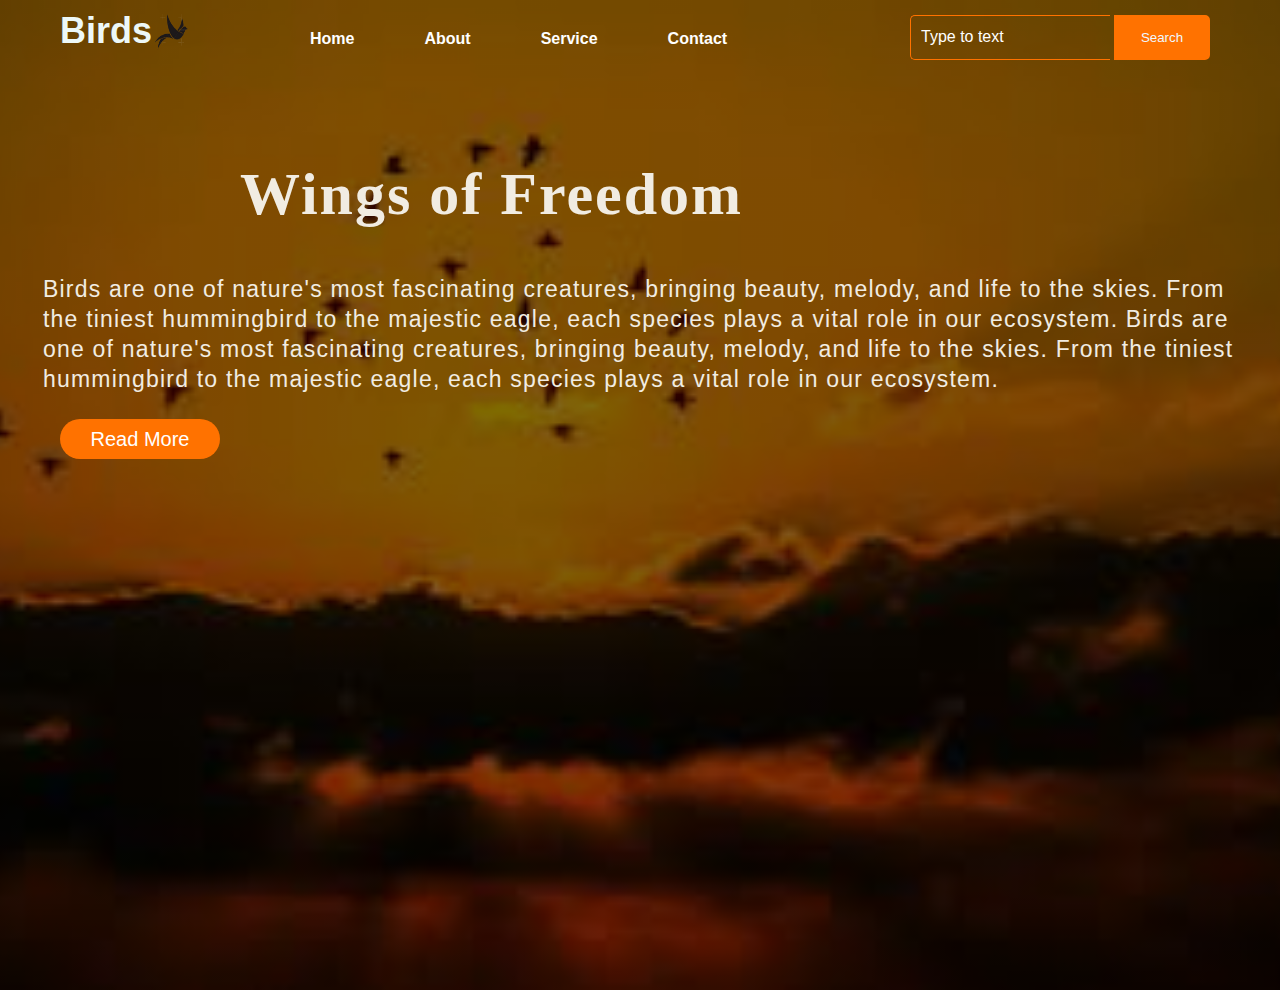
<file: index.html>
<!DOCTYPE html>
<html lang="en">

<head>
    <meta charset="UTF-8">
    <meta name="viewport" content="width=device-width, initial-scale=1.0">
    <link rel="stylesheet" href="style.css">
    <title>webpage-layout</title>
</head>

<body>
    <div class="main">
        <div class="navbar">
            <div class="icon">
                <h2 class="logo">Birds</h2>
                <img src="./logo-removebg-preview.png" width="60 " height="80">
            </div>
            <div class="menu">
                <ul>
                    <li><a href="#">Home</a></li>
                    <li><a href="#">About</a></li>
                    <li><a href="#">Service</a></li>
                    <li><a href="#">Contact</a></li>
                </ul>
            </div>
            <div class="search">
                <input class="srch" type="search" name="" placeholder="Type to text">
                <a href="#"><button class="btn">Search</button></a>
            </div>
        </div>
       <div class="content">
    <div class="text">
        <h1>Wings of Freedom</h1>
        <p>Birds are one of nature's most fascinating creatures, bringing beauty, melody, and life to the skies. 
        From the tiniest hummingbird to the majestic eagle, each species plays a vital role in our ecosystem.
        Birds are one of nature's most fascinating creatures, bringing beauty, melody, and life to the skies. 
        From the tiniest hummingbird to the majestic eagle, each species plays a vital role in our ecosystem.</p>
        <button class="cn"><a href="./card.html" target="_blank">Read More</a></button>
    </div>

    <!-- <div class="form">
        <h2>Login Here</h2>
        <input type="email" placeholder="Enter Email Here">
        <input type="password" placeholder="Enter Password Here">
        <button class="btnn">Login</button>
        <p class="link">Don't have an account? <a href="#">Sign up here</a></p>
    </div> -->
</div>


    </div>

    </div>




</body>

</html>
</file>
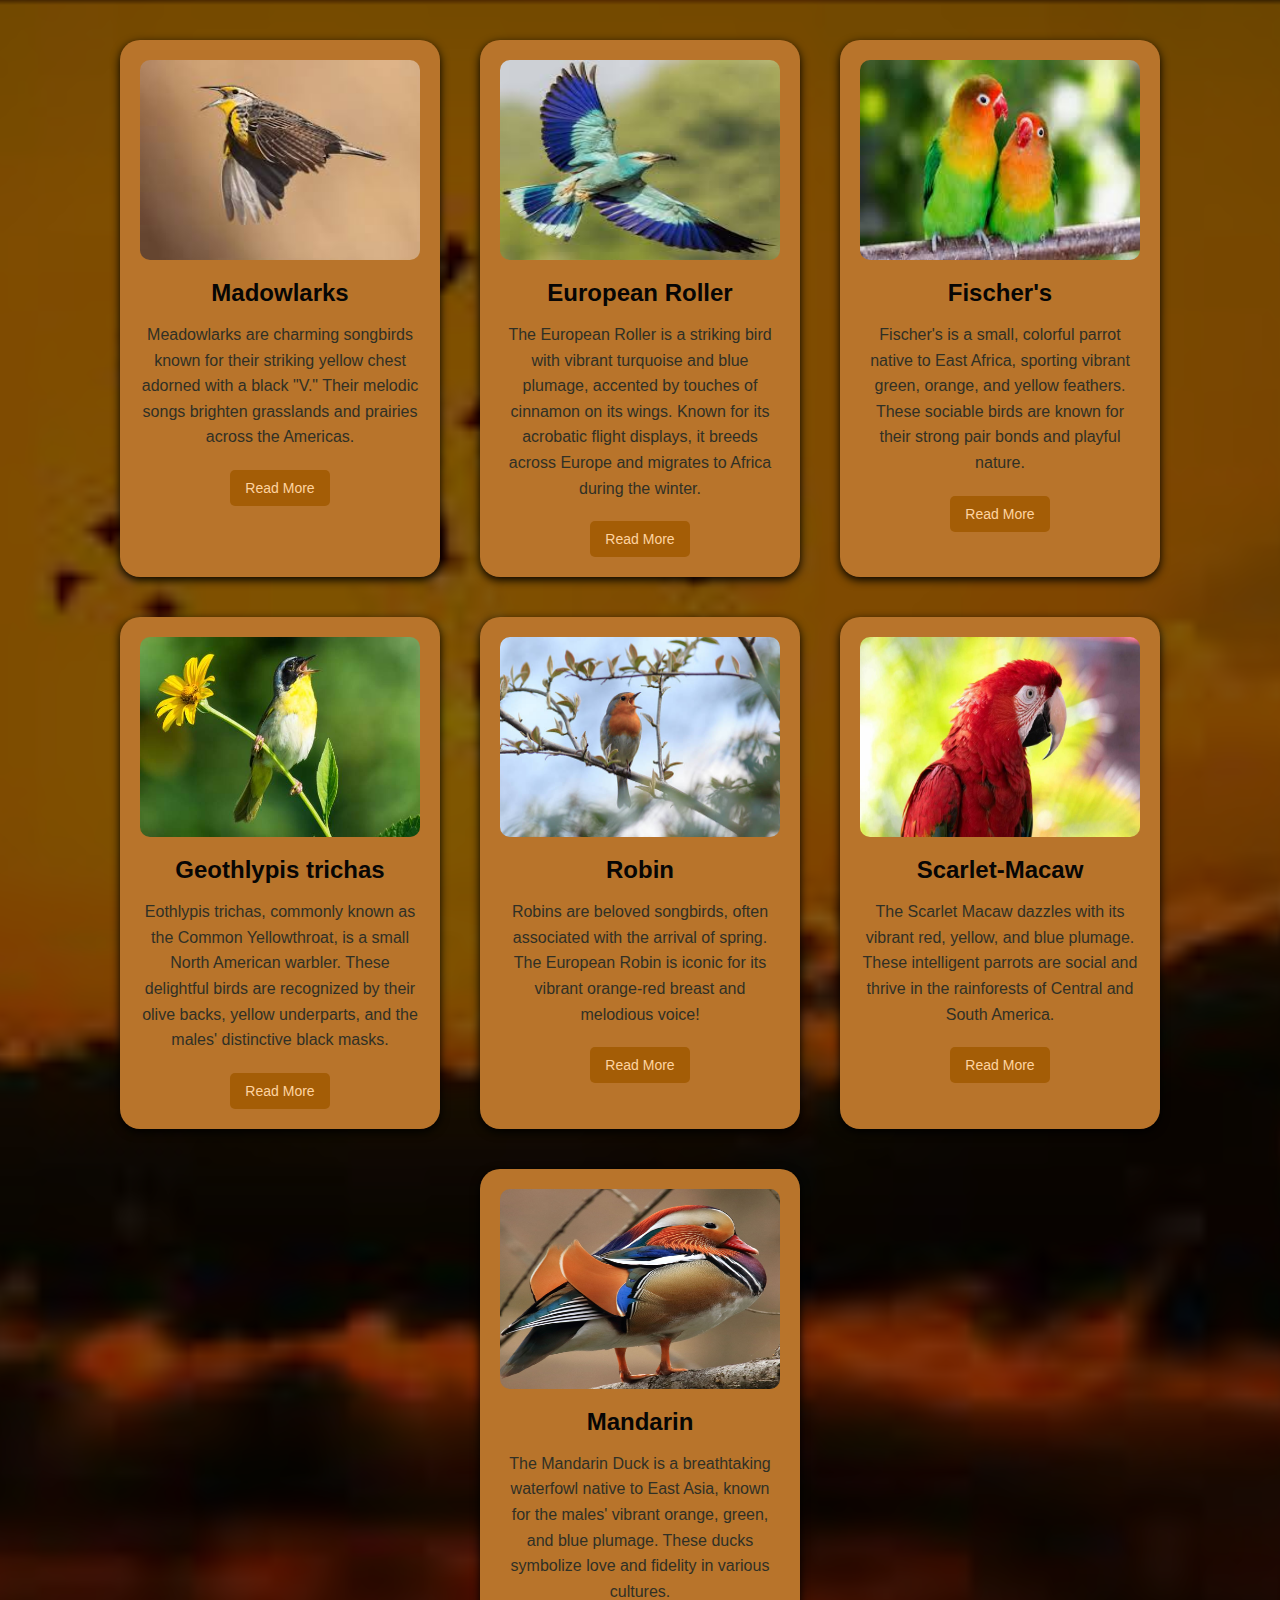
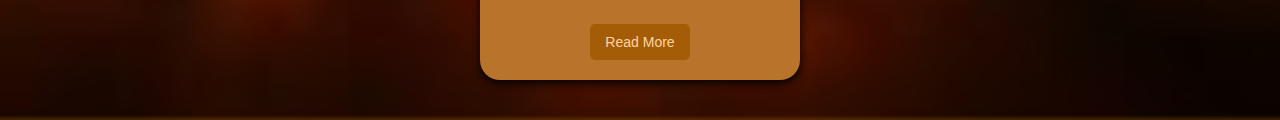
<file: card.html>
<!DOCTYPE html>
<html lang="en">

<head>
    <meta charset="UTF-8">
    <meta name="viewport" content="width=device-width, initial-scale=1.0">
    <link rel="stylesheet" href="card1.css">
    <title>Birds-Documentry</title>
</head>

<body>

    <div class="container">

        <div class="card">
            <img src="./Untitled1.jpg" width="200" height="200">
            <h2>Madowlarks</h2>
            <p>Meadowlarks are charming songbirds known for their striking yellow chest adorned with a black "V." Their
                melodic songs brighten grasslands and prairies across the Americas.</p>
            <button>Read More</button>
        </div>
        <div class="card">
            <img src="./Untitled.jpg" width="200" height="200">
            <h2>European Roller</h2>
            <p> The European Roller is a striking bird with vibrant turquoise and blue plumage, accented by touches of
                cinnamon on its wings. Known for its acrobatic flight displays, it breeds across Europe and migrates to
                Africa during the winter.</p>
            <button>Read More</button>
        </div>
        <div class="card" img>
            <img src="./images.jpg" width="200" height="200">
            <h2>Fischer's</h2>
            <p>Fischer's is a small, colorful parrot native to East Africa, sporting vibrant green, orange, and yellow
                feathers. These sociable birds are known for their strong pair bonds and playful nature.</p>
            <button>Read More</button>

        </div>
        <div class="card" img>
            <img src="./al.jpg" width="200" height="200">
            <h2>Geothlypis trichas</h2>
            <p>Eothlypis trichas, commonly known as the Common Yellowthroat, is a small North American warbler. These
                delightful birds are recognized by their olive backs, yellow underparts, and the males' distinctive
                black masks.</p>
            <button>Read More</button>
        </div>

        <div class="card" img>
            <img src="./ibf.jpg" width="200" height="200">
            <h2>Robin</h2>
            <p>Robins are beloved songbirds, often associated with the arrival of spring. The European Robin is iconic
                for its vibrant orange-red breast and melodious voice!</p>
            <button>Read More</button>
        </div>
        <div class="card" img>
            <img src="./mybird.jpg" width="200" height="200">
            <h2>Scarlet-Macaw</h2>
            <p>The Scarlet Macaw dazzles with its vibrant red, yellow, and blue plumage. These intelligent parrots are
                social and thrive in the rainforests of Central and South America.</p>
            <button>Read More</button>
        </div>
        <div class="card" img>
            <img src="./square.jpg" width="200" height="200">
            <h2>Mandarin</h2>
            <p>The Mandarin Duck is a breathtaking waterfowl native to East Asia, known for the males' vibrant orange,
                green, and blue plumage. These ducks symbolize love and fidelity in various cultures.</p>
            <button>Read More</button>
        </div>
    </div>
</body>

</html>
</file>
<file: style.css>
* {
    margin: 0;
    padding: 0;
}

.main {
    width: 100%;
    background: linear-gradient(to right, rgba(0, 0, 0, 0.5), rgba(0, 0, 0, 0.5)), url(./back.jpg);
    background-position: center;
    background-size: cover;
    height: 110vh;
}

.navbar {
    width: 1200px;
    height: 80px;
    margin: auto;
   
}

.icon {
    width: 200px;
    float: left;
    height: 170px;
}

.icon img {
    padding: 10px;
    margin: -20px;
}

.logo {
    color: rgb(237, 248, 248);
    font-size: 36px;
    font-family: 'Franklin Gothic Medium', 'Arial Narrow', Arial, sans-serif;
    padding-left: 20px;
    padding-top: 10px;
    float: left;
}

.menu {
    width: 400px;
    float: left;
    height: 80px;
}

ul {
    float: left;
    display: flex;
    justify-content: center;
    align-items: center;
}

ul li {
    list-style: none;
    margin-left: 70px;
    margin-top: 30px;
    font-size: 16px;
}

ul li a {
    color: white;
    text-decoration: none;
    font-family: Arial, sans-serif;
    font-weight: bold;
    transition: 0.4s ease-in-out;
}

ul li a:hover {
    color: rgb(143, 133, 42);
}

.search {
    width: 300px;
    float: left;
    margin-left: 270px;
}

.srch {
    font-family: 'Times New Roman', serif;
    width: 200px;
    height: 45px;
    background: transparent;
    border: 1px solid #ff7200;
    margin-top: 13px;
    color: #fff;
    border-right: none;
    font-size: 16px;
    padding: 10px;
    border-bottom-left-radius: 5px;
    border-top-left-radius: 5px;
}

.btn {
    width: 96px;
    height: 45px;
    background: #ff7200;
    border: 2px solid #ff7200;
    margin-top: 15px;
    color: aliceblue;
    border-top-right-radius: 5px;
    border-bottom-right-radius: 5px;
}

.btn:focus {
    outline: none;

}

.srch:focus {
    outline: none;

}

.content {
    justify-content: left;
    align-items: left;
    width: 1200px;
    height: auto;
    margin: auto;
    color: rgb(241, 236, 226);
    position: relative;

}

.content p {
    float: left;
    padding-left: 1px;
    padding-bottom: 25px;
    padding-top: 45px;
    margin-left: 2px;
    font-size: 23px;
    font-family: Arial;
    letter-spacing: 1.2px;
    line-height: 30px;
    text-align: left;

}

.content h1 {
    font-family: 'Times New Roman', Times, serif;
    font-size: 60px;
    font-weight: bold;
    margin-top: 80px;
    padding-left: 10px;
    margin-left: 10px;
    letter-spacing: 2px;
}

.content .cn {
    width: 160px;
    height: 40px;
    background: #ff7200;
    border: none;
    margin-bottom: 10px;
    margin-left: 20px;
    font-size: 20px;
    border-radius: 20px;
    cursor: pointer;
    transition: .4s ease;

}

.content .cn a {
    text-decoration: none;
    color: white;
    transition: .3s ease;
}

.cn:hover {
    background-color: rgb(37, 33, 28);
    color: #2e1010;
}

.form {
    width: 250px;
    height: 380px;
    background: black;
    border-radius: 20px;
    position: absolute;
    top: 10px;
    left: 200px;
    padding: 80px;
    margin-left: 10px;
    text-align: center;
}

.form h2 {
    width: 220px;
    font-family: sans-serif;
    text-align: center;
    color: #ff7200;
    font-size: 22px;
    background-color: #fff;
    border-radius: 15px;
    margin: 2px;
    padding: 9px;
}

.form input {
    width: 240px;
    height: 34px;
    background: transparent;
    border-bottom: 1px solid #ff7200;
    border-top: none;
    border-left: none;
    border-right: none;
    color: #fff;
    font-size: 15px;
    letter-spacing: 1px;
    margin-top: 30px;
    font-family: sans-serif;
}

.form input:focus {
    outline: none;

}

::placeholder {
    color: #fff;
    font-family: Arial, Helvetica, sans-serif;

}

.btnn {
    width: 240px;
    height: 40px;
    background: #ff7200;
    border: none;
    margin-top: 30px;
    font-size: 18px;
    border-radius: 10px;
    cursor: pointer;
    color: white;
    transition: 0.4s ease;
}

.btnn:hover {
    background: white;
    color: #ff7200;

}

.btnn a {
    text-decoration: none;
    color: #000;
    font-weight: bold;

}

.form .link {
    font-family: Arial, Helvetica, sans-serif;
    font-size: 18px;
    margin-top: 20px;
    text-align: center;
}

.form .link a {
    text-decoration: none;
    color: #ff7200;
}

.lib {
    padding-top: 15px;
    padding-bottom: 10px;
    text-align: center;
}
</file>
<file: card1.css>
* {
    margin: 0;
    padding: 0;
    box-sizing: border-box;
    font-family:'Segoe UI', Tahoma, Geneva, Verdana, sans-serif;
}

body {
    display: flex;
    align-items: center;
    justify-content: center;
    min-height: 100vh;
    background: linear-gradient(to right, rgba(0, 0, 0, 0.5), rgba(0, 0, 0, 0.5)), url(./back.jpg);
    background-position: center;
    background-size: cover;
    padding: 30px;
}

.container {

    display: flex;
    justify-content: center;
    flex-wrap: wrap;
    gap: 20px;
    /* max-width:100%; */
}

.card {
    background-color: #b8742b;
    border-radius: 20px;
    box-shadow: 0 3px 10px black;
    padding: 20px;
    text-align: center;
    min-width: 280px;
    max-width: 320px;
    transition: all 0.3s ease-in-out;
    margin: 10px;
}

.card img {
    width: 100%;
    border-radius: 10px;
}

button {
    background-color: #a45d06;
    color: rgb(255, 212, 160);
    border: none;
    padding: 10px 15px;
    border-radius: 5px;
    cursor: pointer;
    font-size: 14px;
}

.card button:hover {
    background-color: #f5a623;
    color: black;
    transform: scale(1.05);
    box-shadow: 0 2px 10px rgba(0, 0, 0, 0.3);
}

.card h2 {
    margin: 15px 0;
    color: rgb(7, 6, 5);
}

.card p {
    color: rgb(48, 48, 37);
    font-size: 16px;
    margin-bottom: 20px;
    line-height: 1.6;
}

.card:hover {
    transform: scale(1.1);
    box-shadow: 0 5px 15px rgba(0, 0, 0, 0.5);
    background-color: #d2934b;;
    color: black;
    z-index: 2;


}
</file>
